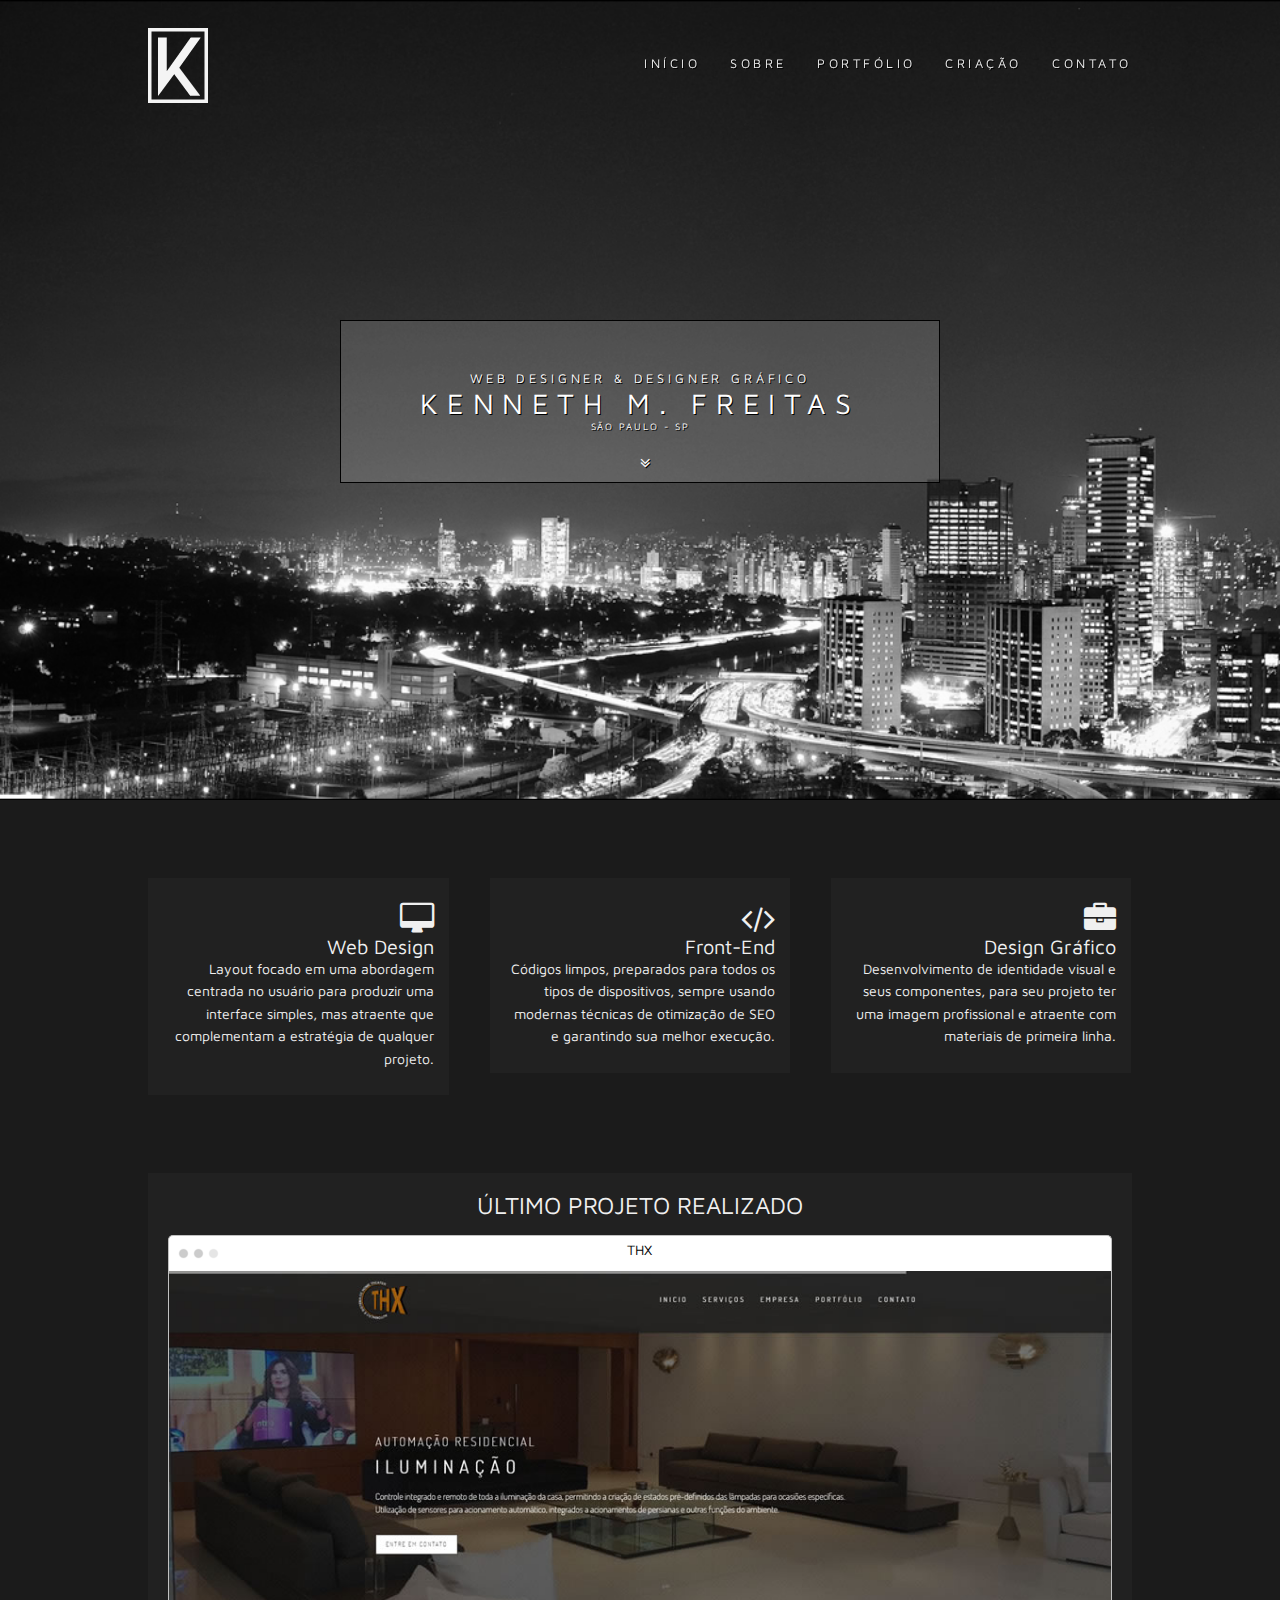
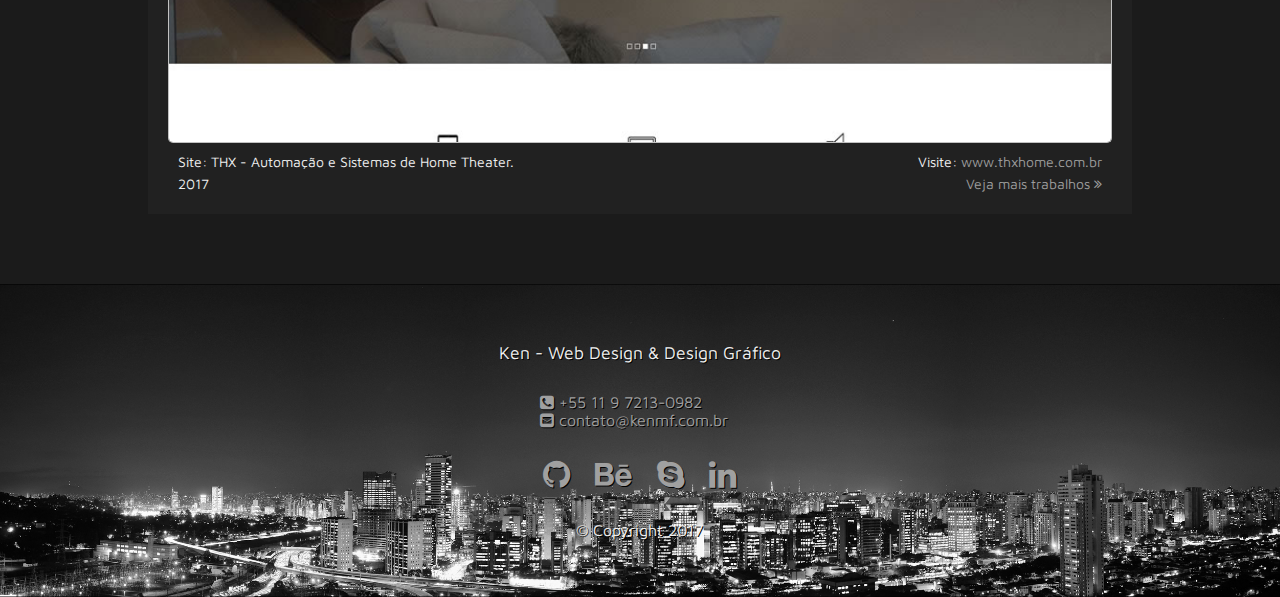
<file: index.html>
﻿<!DOCTYPE html>
<html lang="pt-br">

<head>

    <meta charset="utf-8">
    <meta http-equiv="X-UA-Compatible" content="IE=edge">
    <meta name="viewport" content="width=device-width, initial-scale=1">
    <meta http-equiv="content-language" content="pt-br">
    <meta name="robots" content="index, follow">
    
    <meta name="author" content="Kenneth Motta Freitas">
    <meta name="designer" content="Ken Web Desiger e Designer Gráfico - www.Kenmf.com.br">
    
    <meta name="reply-to" content="contato@kenmf.com.br">
    
    <link rel="canonical" href="http://kenmf.com.br/">
    
    <title>Web Designer & Designer Gráfico - São Paulo</title>
    
    <meta name="keywords" content="web design, design gráfico, web designer, designer gráfico, site, loja virtual, logotipo, cartão de visita, portfólio, programação, front-end, back-end, web, marketing, email, identidade visual, criação, UX, UI">
    
	<meta name="description" content="Web Designer e Designer Gráfico Freelancer de São Paulo. Criação de site, loja virtual, logotipo, cartão de visita, etc.">
    
    <!-- Favicon -->
	<link rel="shortcut icon" type="image/x-icon" href="img/favicon.png">
    
    <!-- Font-Awesome -->
    <link rel="stylesheet" href="css/font-awesome.min.css">
    
    <!-- Grid -->
	<link href="css/base.css" media="all" rel="stylesheet" />
	
	<!-- Custom -->
	<link href="css/style.css" media="all" rel="stylesheet" />
	
</head>

<body>

<div class="topo"><a href="#topo" title="Voltar para o topo" class="top scrollSuave"><i class="fa fa-2x fa-angle-double-up" aria-hidden="true"></i></a></div>

<div class="bg"><!-- background -->

	<!-- =============== header ================ -->
	<header id="topo">
		<div class="container">
			<div class="row">
				<div class="col-3 col-6-sm">
					<a href="index.html" title="Ken Desenvolvedor Front-end, web designer e desginer gráfico"><img class="logo" src="img/logo.png" title="Ken Web Designer e Designer Gráfico" alt="Logotipo Ken Web Designer e Designer Gráfico"></a>
            	</div><!-- 1 block -->
            
            	<div class="col-9 col-6-sm right">
            		<nav class="menu">
            			<ul class="active">
                    		<li><a href="index.html" title="Página Inicial">Início</a></li>
                    		<li><a href="sobre.html" title="Sobre Mim">Sobre</a></li>
                    		<li><a href="portfolio.html" title="Portfólio">Portfólio</a></li>
                    		<li><a href="criacao.html" title="Criação e Desenvolvimento">Criação</a></li>
                    		<li><a href="contato.html" title="Entre em Contato">Contato</a></li>
                    	</ul>
                    	
                    	<a class="toggle-nav" href="#" title="Menu">&#9776; Menu</a>
					</nav><!-- menu -->

            	</div><!-- 2 block -->
            
			</div><!-- row -->
		</div><!-- container -->
    </header>
    <!-- =============== header ================ -->
    
    
    
    <!-- =============== section ================ --> 
    <section>
    	<div class="box center">
        	<h1>web designer & designer gráfico</h1>
            <h2>Kenneth M. Freitas</h2>
            <h3>São Paulo - SP</h3>
            <a href="#go" title="Acesse o site" class="seta scrollSuave"><i class="fa fa-angle-double-down" aria-hidden="true"></i></a>
        </div><!-- box -->
    </section>
    <!-- =============== section ================ -->
    
</div><!-- background -->  
 
    
    
    
    <!-- =============== article serv ================ -->
    <article id="go" class="serv">
    	<div class="container">
        	<div class="row">
            	<div class="col-4 right">
               		<i class="fa fa-desktop fa-2x" aria-hidden="true"></i>
                	<h2>Web Design</h2>
                    <p><em>Layout</em> focado em uma abordagem centrada no usuário para produzir uma interface simples, mas atraente que complementam a estratégia de qualquer projeto.</p>
                </div><!-- 1 block -->
                
                <div class="col-4 right">
                	<i class="fa fa-code fa-2x" aria-hidden="true"></i>
                	<h2>Front-End</h2>
                    <p>Códigos limpos, preparados para todos os tipos de dispositivos, sempre usando modernas técnicas de <strong>otimização de SEO</strong> e garantindo sua melhor execução.</p>
                </div><!-- 2 block -->
                
                <div class="col-4 right">
                	<i class="fa fa-briefcase fa-2x" aria-hidden="true"></i>
                	<h2>Design Gráfico</h2>
                    <p>Desenvolvimento de <em>identidade visual</em> e seus componentes, para seu projeto ter uma imagem profissional e atraente com materiais de primeira linha.</p>
                </div><!-- 3 block -->
                
            </div><!-- row -->
        </div><!-- container -->  
    
    </article>
    <!-- =============== article serv ================ -->       
        
        
        
    
    <!-- =============== article prev ================ -->        
    <article class="prev">     
    	<div class="container"> 
       		<div class="qouta">
        		<div class="row">
            		<div class="col-12 center">
                		<h2>Último projeto realizado</h2>
                	</div><!-- col -->
            	</div><!-- row -->
            
            	<div class="row">
            		<div class="col-12">
            		
   						<div class="projeto">
   							<div class="barra">
   								<p class="projeto-nome">THX</p>
   							</div>
   		
   							<div class="projeto-item">
   								<img src="img/portfolio/thumbs/thx.jpg" title="THX - Automação e Sistemas de Home Theater." alt="último projeto realizado, site THX">
   							</div>
   		
   							<div class="projeto-descricao">
							<p>Site: THX - Automação e Sistemas de Home Theater.<br>
  			   				   2017</p>
   							</div>
                            <div class="projeto-link">
                            <p>Visite: <a href="" target="_blank" title="Site THX Home">www.thxhome.com.br</a><br>
                            <a href="portfolio.html" title="Conheça meu Portfólio">Veja mais trabalhos <i class="fa fa-angle-double-right" aria-hidden="true"></i></a></p>
   						</div><!-- projeto -->

                	</div><!-- col -->
                
            	</div><!-- row -->
			</div><!-- qouta -->
        </div><!-- container -->
     </article>    
     <!-- =============== article prev ================ --> 
    
    
    
 
 <div class="bg-f"><!-- background -->
   
    <!-- =============== footer ================ -->
    <footer>
    	<div class="container">
        	<div class="row center">
            	<div class="col-12">
            		<h2><a href="index.html" title="Ken Desenvolvedor Front-end, web designer e desginer gráfico">Ken - Web Design & Design Gráfico</a></h2>
                   
                   	<ul class="rod">
                   		<li><a href="tel:+5511972130982" title="Telefone para Contato"><i class="fa fa-phone-square" aria-hidden="true"></i> +55 11 9 7213-0982</a></li>
                   		<li><a href="mailto:contato@kenmf.com.br" title="E-mail para Contato"><i class="fa fa-envelope-square" aria-hidden="true"></i> contato@kenmf.com.br</a></li>
                   	</ul>
                   	
                   	<div class="social">
                   		<ul>
							<li>
								<a href="#" title="Github Ken Web Designer e Designer Gráfico"><i class="fa fa-github fa-2x" aria-hidden="true"></i></a>
							</li>
							<li>
								<a href="#" title="Behance Ken Web Designer e Designer Gráfico"><i class="fa fa-behance fa-2x" aria-hidden="true"></i></a>
							</li>
							<li>
                  				<a href="#" title="Skype Ken Web Designer e Designer Gráfico"><i class="fa fa-skype fa-2x" aria-hidden="true"></i></a>
                  			</li>
                  			<li>
                  				<a href="#" title="Linkedin Ken Web Designer e Designer Gráfico"><i class="fa fa-linkedin fa-2x" aria-hidden="true"></i></a>
                  			</li>
                   		</ul>
                    </div><!-- social -->
                    
                	<span>&copy; Copyright 2017</span>
                </div><!-- col -->
            </div><!-- row -->
        </div><!-- container -->
    </footer>
    <!-- =============== footer ================ -->
    
</div><!-- background -->
    
    
    <!-- javascript -->
    <script src="js/jquery-3.2.1.min.js"></script><!-- jquery -->
    
    <script>
		jQuery(document).ready(function() {
		jQuery('.toggle-nav').click(function(e) {
			jQuery(this).toggleClass('active');
			jQuery('.menu ul').toggleClass('active');

			e.preventDefault();
			});
		});
	</script><!-- menu toggle -->
    
    <script src="js/scrolling-nav.js"></script> <!-- rolamento -->
    
    <script>
		$( window ).scroll(function() {
    		nScrollPosition = $( window ).scrollTop();
    		if(nScrollPosition>=100){
         		$( ".topo" ).css( "display", "block" );
    			}else{
         		$( ".topo" ).css( "display", "none" );
   	 		}
		});
	</script><!-- ir para o topo -->
    
</body>
</html>
</file>
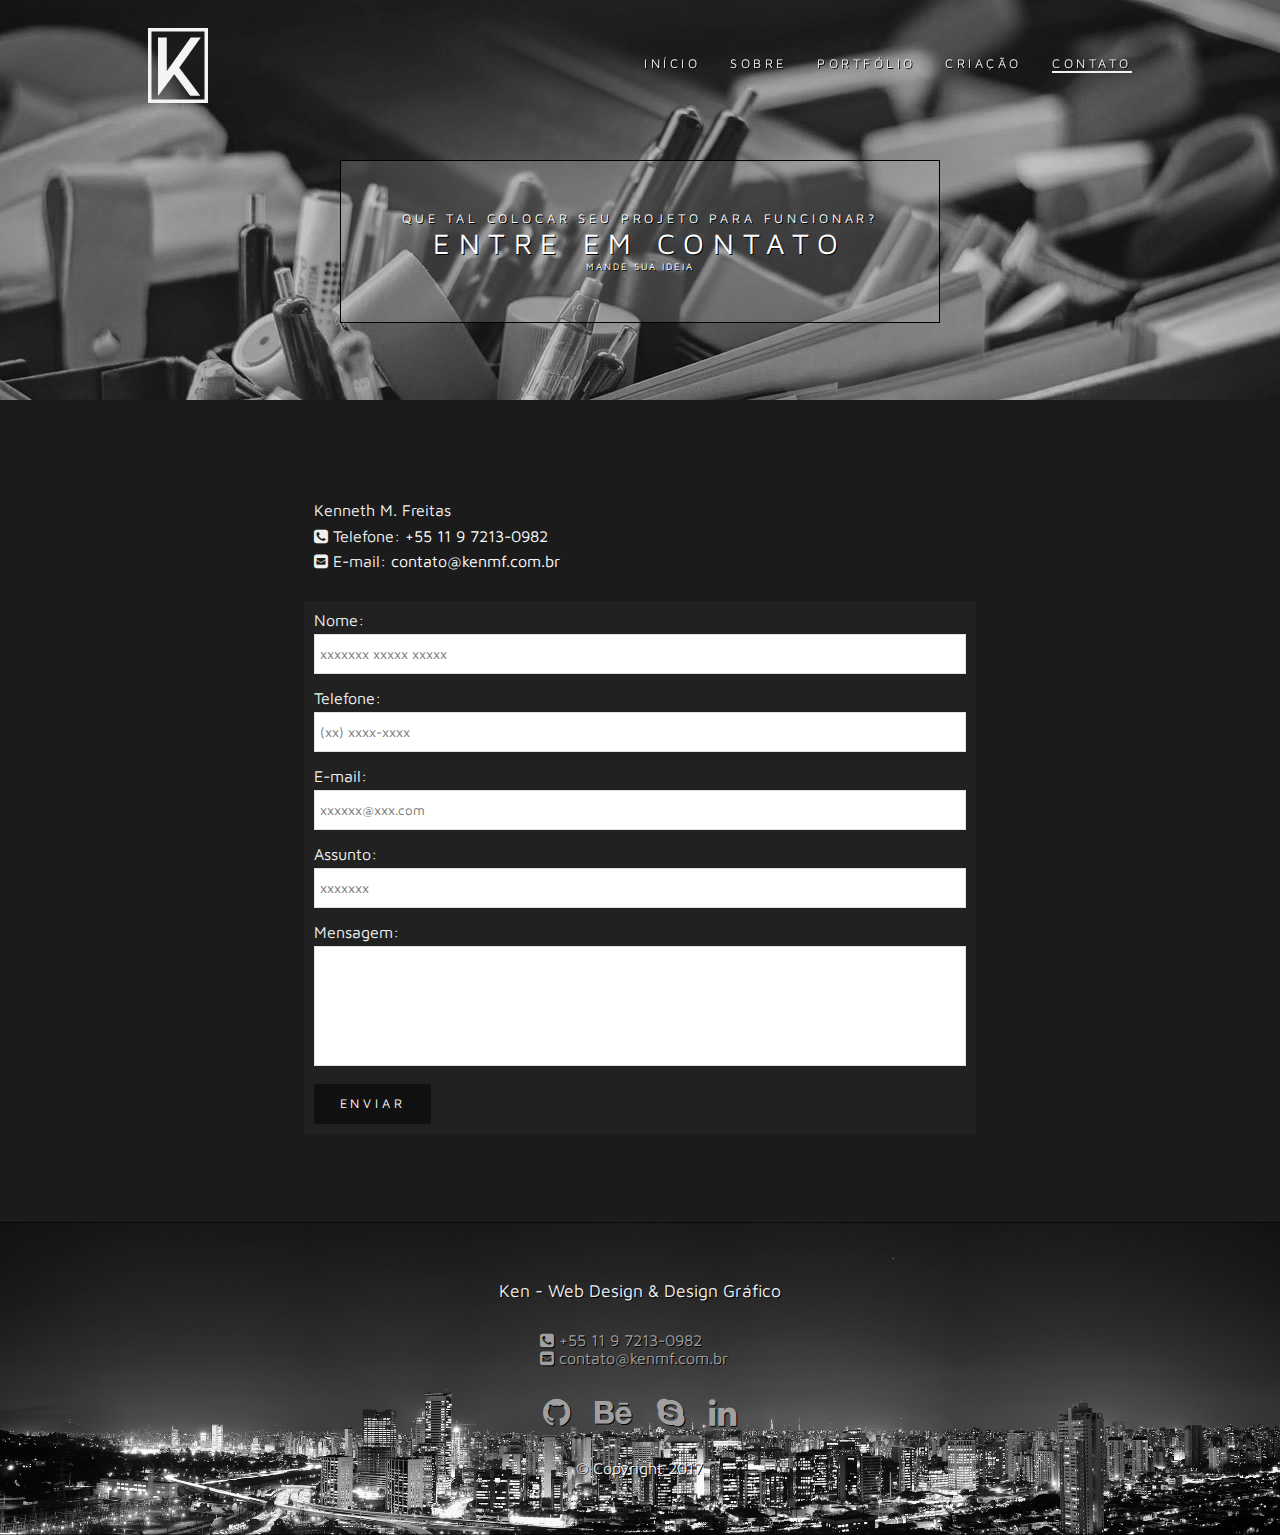
<file: contato.html>
﻿<!DOCTYPE html>
<html lang="pt-br">

<head>

    <meta charset="utf-8">
    <meta http-equiv="X-UA-Compatible" content="IE=edge">
    <meta name="viewport" content="width=device-width, initial-scale=1">
    <meta http-equiv="content-language" content="pt-br">
    <meta name="robots" content="index, follow">
    
    <meta name="author" content="Kenneth Motta Freitas">
    <meta name="designer" content="Ken Web Desiger e Designer Gráfico - www.Kenmf.com.br">
    
    <meta name="reply-to" content="contato@kenmf.com.br">
    
    <link rel="canonical" href="http://kenmf.com.br/">
    
    <title>Web Designer & Designer Gráfico - São Paulo</title>
    
    <meta name="keywords" content="web design, design gráfico, web designer, designer gráfico, site, loja virtual, logotipo, cartão de visita, portfólio, programação, front-end, back-end, web, marketing, email, identidade visual, criação, UX, UI">
    
	<meta name="description" content="Web Designer e Designer Gráfico Freelancer de São Paulo. Criação de site, loja virtual, logotipo, cartão de visita, etc.">
    
    <!-- Favicon -->
	<link rel="shortcut icon" type="image/x-icon" href="img/favicon.png">
    
    <!-- Font-Awesome -->
    <link rel="stylesheet" href="css/font-awesome.min.css">
    
    <!-- Grid -->
	<link href="css/base.css" media="all" rel="stylesheet" />
	
	<!-- Custom -->
	<link href="css/style.css" media="all" rel="stylesheet" />

</head>

<body>

<div class="topo"><a href="#topo" title="Voltar para o topo" class="top scrollSuave"><i class="fa fa-2x fa-angle-double-up" aria-hidden="true"></i></a></div>

<div class="bg-contato"><!-- background -->

	<!-- =============== header ================ -->
	<header id="topo">
		<div class="container">
			<div class="row">
				<div class="col-3 col-6-sm">
					<a href="index.html" title="Ken Desenvolvedor Front-end, web designer e desginer gráfico"><img class="logo" src="img/logo.png" title="Ken Web Designer e Designer Gráfico" alt="Logotipo Ken Web Designer e Designer Gráfico"></a>
            	</div><!-- 1 block -->
            
            	<div class="col-9 col-6-sm right">
            		<nav class="menu">
            			<ul class="active">
                    		<li><a href="index.html" title="Página Inicial">Início</a></li>
                    		<li><a href="sobre.html" title="Sobre Mim">Sobre</a></li>
                    		<li><a href="portfolio.html" title="Portfólio">Portfólio</a></li>
                    		<li><a href="criacao.html" title="Criação e Desenvolvimento">Criação</a></li>
                    		<li><a href="contato.html" class="ativado" title="Entre em Contato">Contato</a></li>
                    	</ul>
                    	
                    	<a class="toggle-nav" href="#" title="">&#9776; Menu</a>
					</nav><!-- menu -->

            	</div><!-- 2 block -->
            
			</div><!-- row -->
		</div><!-- container -->
    </header>
    <!-- =============== header ================ -->
    
    
    
    <!-- =============== section ================ --> 
    <section>
    	<div class="box center">
        	<h1>Que tal colocar seu projeto para funcionar?</h1>
            <h2>Entre em contato</h2>
            <h3>Mande sua ideia</h3>
        </div><!-- box -->
    </section>
    <!-- =============== section ================ -->
    
</div><!-- background -->  
        
        
        
    
    <!-- =============== text ================ -->        
    <article class="text">     
    	<div class="container">             
       		<div class="contato"> 
            	<div class="row">
            		<div class="col-12 infos">
                		<p>Kenneth M. Freitas <br>
                        	<i class="fa fa-phone-square" aria-hidden="true"></i> Telefone: <a href="tel:+5511972130982" title="Telefone para Contato"> +55 11 9 7213-0982</a><br>
                   			<i class="fa fa-envelope-square" aria-hidden="true"></i> E-mail: <a href="mailto:contato@kenmf.com.br" title="E-mail para Contato"> contato@kenmf.com.br</a></p>
               		</div><!-- col -->
           		</div><!-- row -->
                       
            	<div class="row">
            		<div class="col-12 formulario">
            			<div id="form">       
							<form id="contact-form" method="post" action="form.php" name="dados">
								<div class="form-group">
			    					<label>Nome:</label>
				   					<input type="text" id="nome" name="nome" placeholder="xxxxxxx xxxxx xxxxx" required>
								</div>
								<div class="form-group">
			    					<label>Telefone:</label>
				    				<input type="number" id="telefone" name="telefone" placeholder="(xx) xxxx-xxxx" required>
								</div>
								<div class="form-group">
									<label>E-mail:</label>
									<input type="email" id="email" name="email" placeholder="xxxxxx@xxx.com" required>
								</div>
								<div class="form-group">
			    					<label>Assunto:</label>
				    				<input type="text" id="assunto" name="assunto" placeholder="xxxxxxx" required>
								</div>
								<div class="form-group">
									<label>Mensagem:</label>
									<textarea id="textodamensagem" name="textodamensagem" required></textarea>
								</div>
								<div class="form-group">
									<input type="submit" id="submit" name="submit" value="Enviar">
								</div>
							</form>
         				</div><!-- from -->
                	</div><!-- block -->
                	                
            	</div><!-- row -->
			</div><!-- qouta -->
        </div><!-- container -->
     </article>  


    
    
 
 <div class="bg-f"><!-- background -->
   
    <!-- =============== footer ================ -->
    <footer>
    	<div class="container">
        	<div class="row center">
            	<div class="col-12">
            		<h2><a href="index.html" title="Ken Desenvolvedor Front-end, web designer e desginer gráfico">Ken - Web Design & Design Gráfico</a></h2>
                   
                   	<ul class="rod">
                   		<li><a href="tel:+5511972130982" title="Telefone para Contato"><i class="fa fa-phone-square" aria-hidden="true"></i> +55 11 9 7213-0982</a></li>
                   		<li><a href="mailto:contato@kenmf.com.br" title="E-mail para Contato"><i class="fa fa-envelope-square" aria-hidden="true"></i> contato@kenmf.com.br</a></li>
                   	</ul>
                   	
                   	<div class="social">
                   		<ul>
							<li>
								<a href="#" title="Github Ken Web Designer e Designer Gráfico"><i class="fa fa-github fa-2x" aria-hidden="true"></i></a>
							</li>
							<li>
								<a href="#" title="Behance Ken Web Designer e Designer Gráfico"><i class="fa fa-behance fa-2x" aria-hidden="true"></i></a>
							</li>
							<li>
                  				<a href="#" title="Skype Ken Web Designer e Designer Gráfico"><i class="fa fa-skype fa-2x" aria-hidden="true"></i></a>
                  			</li>
                  			<li>
                  				<a href="#" title="Linkedin Ken Web Designer e Designer Gráfico"><i class="fa fa-linkedin fa-2x" aria-hidden="true"></i></a>
                  			</li>
                   		</ul>
                    </div><!-- social -->
                    
                	<span>&copy; Copyright 2017</span>
                </div><!-- col -->
            </div><!-- row -->
        </div><!-- container -->
    </footer>
    <!-- =============== footer ================ -->
    
</div><!-- background -->
    
    
    <!-- javascript -->
    <script src="js/jquery-3.2.1.min.js"></script><!-- jquery -->
        
    <script>
		jQuery(document).ready(function() {
		jQuery('.toggle-nav').click(function(e) {
			jQuery(this).toggleClass('active');
			jQuery('.menu ul').toggleClass('active');

			e.preventDefault();
			});
		});
	</script><!-- menu toggle -->
    
    <script src="js/scrolling-nav.js"></script> <!-- rolamento -->
    
    <script>
		$( window ).scroll(function() {
    		nScrollPosition = $( window ).scrollTop();
    		if(nScrollPosition>=100){
         		$( ".topo" ).css( "display", "block" );
    			}else{
         		$( ".topo" ).css( "display", "none" );
   	 		}
		});
	</script><!-- ir para o topo -->
   
    
</body>
</html>
</file>
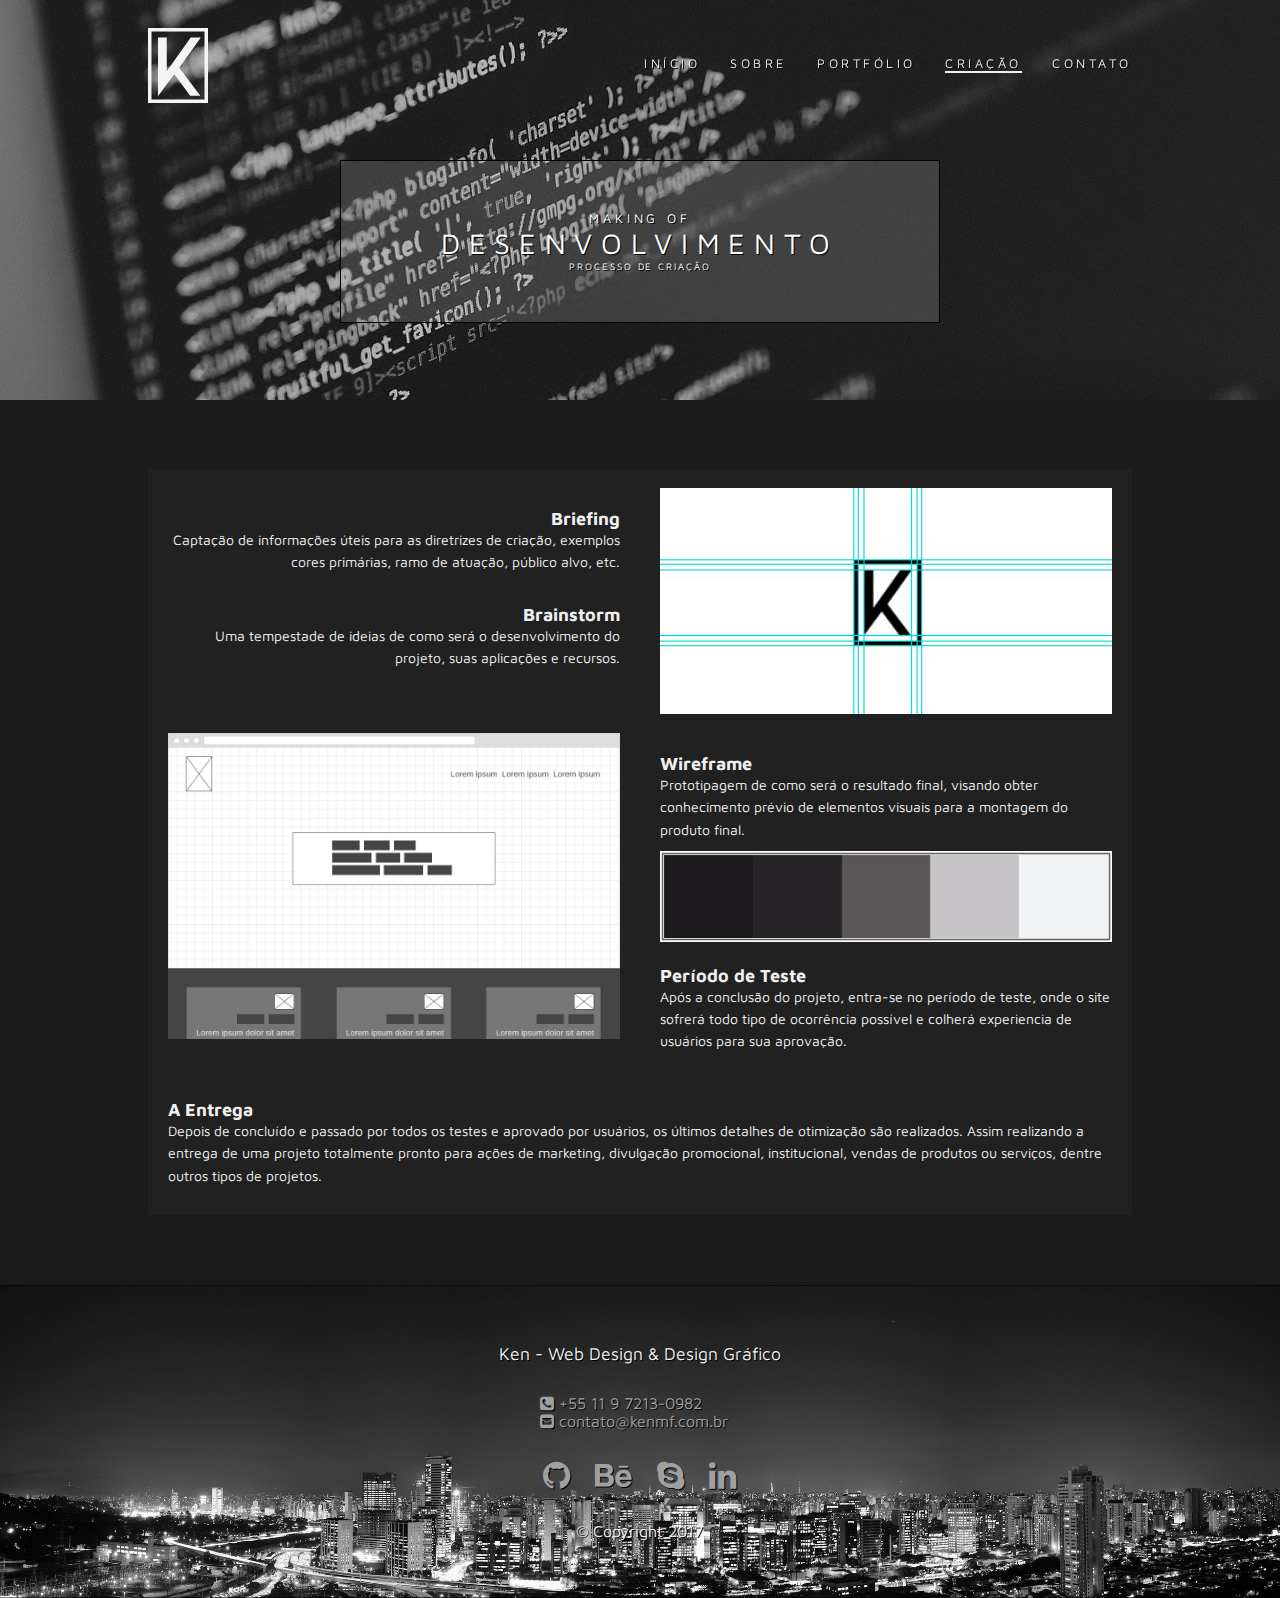
<file: criacao.html>
﻿<!DOCTYPE html>
<html lang="pt-br">

<head>

    <meta charset="utf-8">
    <meta http-equiv="X-UA-Compatible" content="IE=edge">
    <meta name="viewport" content="width=device-width, initial-scale=1">
    <meta http-equiv="content-language" content="pt-br">
    <meta name="robots" content="index, follow">
    
    <meta name="author" content="Kenneth Motta Freitas">
    <meta name="designer" content="Ken Web Desiger e Designer Gráfico - www.Kenmf.com.br">
    
    <meta name="reply-to" content="contato@kenmf.com.br">
    
    <link rel="canonical" href="http://kenmf.com.br/">
    
    <title>Web Designer & Designer Gráfico - São Paulo</title>
    
    <meta name="keywords" content="web design, design gráfico, web designer, designer gráfico, site, loja virtual, logotipo, cartão de visita, portfólio, programação, front-end, back-end, web, marketing, email, identidade visual, criação, UX, UI">
    
	<meta name="description" content="Web Designer e Designer Gráfico Freelancer de São Paulo. Criação de site, loja virtual, logotipo, cartão de visita, etc.">
    
    <!-- Favicon -->
	<link rel="shortcut icon" type="image/x-icon" href="img/favicon.png">
    
    <!-- Font-Awesome -->
    <link rel="stylesheet" href="css/font-awesome.min.css">
    
    <!-- Grid -->
	<link href="css/base.css" media="all" rel="stylesheet" />
	
	<!-- Custom -->
	<link href="css/style.css" media="all" rel="stylesheet" />

</head>

<body>

<div class="topo"><a href="#topo" title="Voltar para o topo" class="top scrollSuave"><i class="fa fa-2x fa-angle-double-up" aria-hidden="true"></i></a></div>

<div class="bg-criacao"><!-- background -->

	<!-- =============== header ================ -->
	<header id="topo">
		<div class="container">
			<div class="row">
				<div class="col-3 col-6-sm">
					<a href="index.html" title="Ken Desenvolvedor Front-end, web designer e desginer gráfico"><img class="logo" src="img/logo.png" title="Ken Web Designer e Designer Gráfico" alt="Logotipo Ken Web Designer e Designer Gráfico"></a>
            	</div><!-- 1 block -->
            
            	<div class="col-9 col-6-sm right">
            		<nav class="menu">
            			<ul class="active">
                    		<li><a href="index.html" title="Página Inicial">Início</a></li>
                    		<li><a href="sobre.html" title="Sobre Mim">Sobre</a></li>
                    		<li><a href="portfolio.html" title="Portfólio">Portfólio</a></li>
                    		<li><a href="criacao.html" class="ativado" title="Criação e Desenvolvimento">Criação</a></li>
                    		<li><a href="contato.html" title="Entre em Contato">Contato</a></li>
                    	</ul>
                    	
                    	<a class="toggle-nav" href="#" title="">&#9776; Menu</a>
					</nav><!-- menu -->

            	</div><!-- 2 block -->
            
			</div><!-- row -->
		</div><!-- container -->
    </header>
    <!-- =============== header ================ -->
    
    
    
    <!-- =============== section ================ --> 
    <section>
    	<div class="box center">
        	<h1>Making of</h1>
            <h2>Desenvolvimento</h2>
            <h3>Processo de Criação</h3>
        </div><!-- box -->
    </section>
    <!-- =============== section ================ -->
    
</div><!-- background -->  
        
        
        
    
    <!-- =============== text ================ -->        
    <article class="text">     
    	<div class="container"> 
       		<div class="qouta making">            
            	<div class="row">
            		<div class="col-6 right">
						<h4>Briefing</h4>
                        <p>Captação de informações úteis para as diretrizes de criação, exemplos cores primárias, ramo de atuação, público alvo, etc.</p>
                        <h4>Brainstorm</h4>
                        <p>Uma tempestade de ideias de como será o desenvolvimento do projeto, suas aplicações e recursos.</p>
                	</div><!-- col 1 -->
               	                
               	    <div class="col-6">
						<img src="img/criacao/desenvolvimento-logo.jpg" alt="imagem demonstrando o desenvolvimento de um logotipo" title="Desenvolvimento de um logotipo">
                	</div><!-- col 2 -->
                	                
            	</div><!-- row -->
            	
            	<div class="row">
            		<div class="col-6 right">
						<img src="img/criacao/wireframe-site.jpg" alt="imagem demonstrando um wireframe de um site" title="Wireframe de um site">
                	</div><!-- col 1 -->
               	                
               	    <div class="col-6">
						<h4>Wireframe</h4>
                        <p>Prototipagem de como será o resultado final, visando obter conhecimento prévio de elementos visuais para a montagem do produto final.</p>
                        
                        <img src="img/criacao/paleta-cores.jpg" alt="imagem demonstrando uma paleta de cores profissional" title="Paleta de cores">
                        
                        <h4>Período de Teste</h4>
                        <p>Após a conclusão do projeto, entra-se no período de teste, onde o site sofrerá todo tipo de ocorrência possível e colherá experiencia de usuários para sua aprovação.</p>
                        
                	</div><!-- col 2 -->
                	                
            	</div><!-- row -->
                
                <div class="row">
                	<div class="col-12">
                    	<h4>A Entrega</h4>
                        <p>Depois de concluído e passado por todos os testes e aprovado por usuários, os últimos detalhes de otimização são realizados. Assim realizando a entrega de uma projeto totalmente pronto para ações de marketing, divulgação promocional, institucional, vendas de produtos ou serviços, dentre outros tipos de projetos.</p>
                    
                    </div><!-- col 12 -->	                
            	</div><!-- row -->
            	
			</div><!-- qouta -->
        </div><!-- container -->
     </article>  


    
    
 
 <div class="bg-f"><!-- background -->
   
    <!-- =============== footer ================ -->
    <footer>
    	<div class="container">
        	<div class="row center">
            	<div class="col-12">
            		<h2><a href="index.html" title="Ken Desenvolvedor Front-end, web designer e desginer gráfico">Ken - Web Design & Design Gráfico</a></h2>
                   
                   	<ul class="rod">
                   		<li><a href="tel:+5511972130982" title="Telefone para Contato"><i class="fa fa-phone-square" aria-hidden="true"></i> +55 11 9 7213-0982</a></li>
                   		<li><a href="mailto:contato@kenmf.com.br" title="E-mail para Contato"><i class="fa fa-envelope-square" aria-hidden="true"></i> contato@kenmf.com.br</a></li>
                   	</ul>
                   	
                   	<div class="social">
                   		<ul>
							<li>
								<a href="#" title="Github Ken Web Designer e Designer Gráfico"><i class="fa fa-github fa-2x" aria-hidden="true"></i></a>
							</li>
							<li>
								<a href="#" title="Behance Ken Web Designer e Designer Gráfico"><i class="fa fa-behance fa-2x" aria-hidden="true"></i></a>
							</li>
							<li>
                  				<a href="#" title="Skype Ken Web Designer e Designer Gráfico"><i class="fa fa-skype fa-2x" aria-hidden="true"></i></a>
                  			</li>
                  			<li>
                  				<a href="#" title="Linkedin Ken Web Designer e Designer Gráfico"><i class="fa fa-linkedin fa-2x" aria-hidden="true"></i></a>
                  			</li>
                   		</ul>
                    </div><!-- social -->
                    
                	<span>&copy; Copyright 2017</span>
                </div><!-- col -->
            </div><!-- row -->
        </div><!-- container -->
    </footer>
    <!-- =============== footer ================ -->
    
</div><!-- background -->
    
    
    <!-- javascript -->
    <script src="js/jquery-3.2.1.min.js"></script><!-- jquery -->
        
    <script>
		jQuery(document).ready(function() {
		jQuery('.toggle-nav').click(function(e) {
			jQuery(this).toggleClass('active');
			jQuery('.menu ul').toggleClass('active');

			e.preventDefault();
			});
		});
	</script><!-- menu toggle -->
    
    <script src="js/scrolling-nav.js"></script> <!-- rolamento -->
    
    <script>
		$( window ).scroll(function() {
    		nScrollPosition = $( window ).scrollTop();
    		if(nScrollPosition>=100){
         		$( ".topo" ).css( "display", "block" );
    			}else{
         		$( ".topo" ).css( "display", "none" );
   	 		}
		});
	</script><!-- ir para o topo -->
   
    
</body>
</html>
</file>
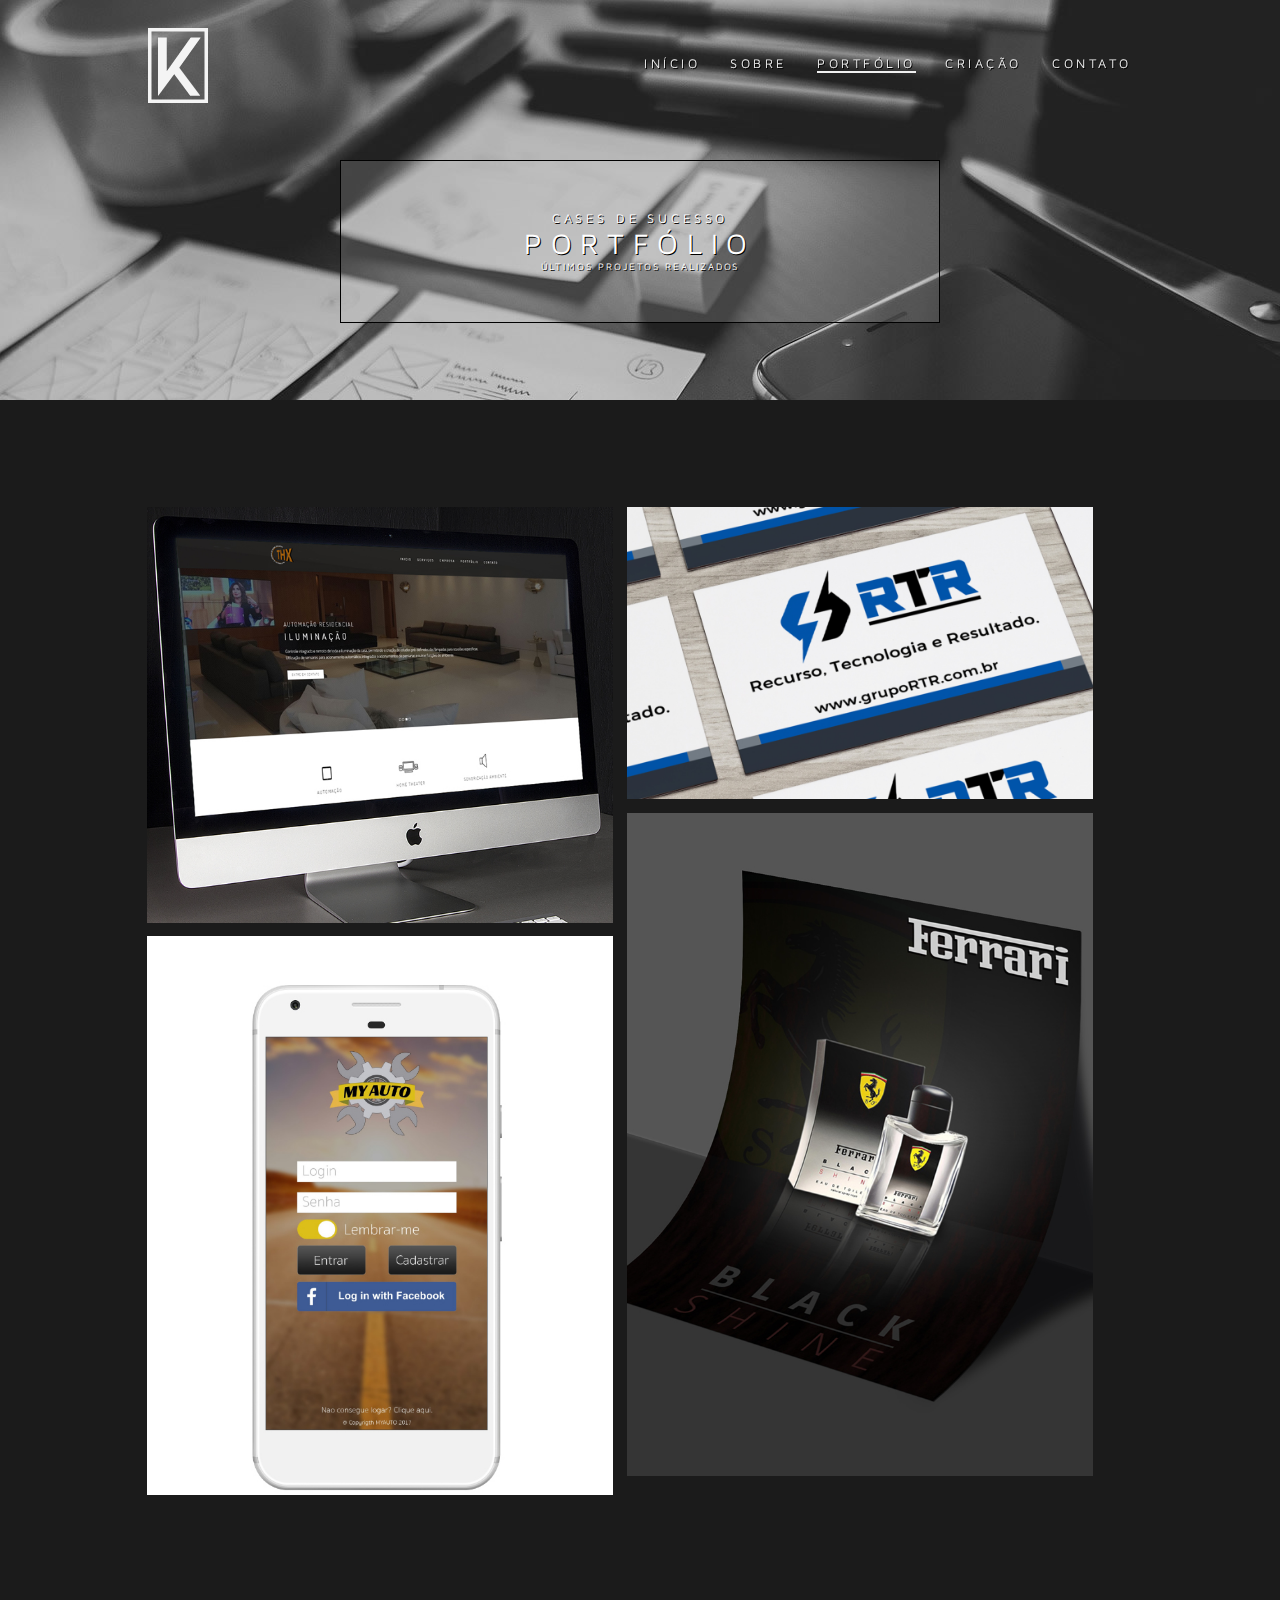
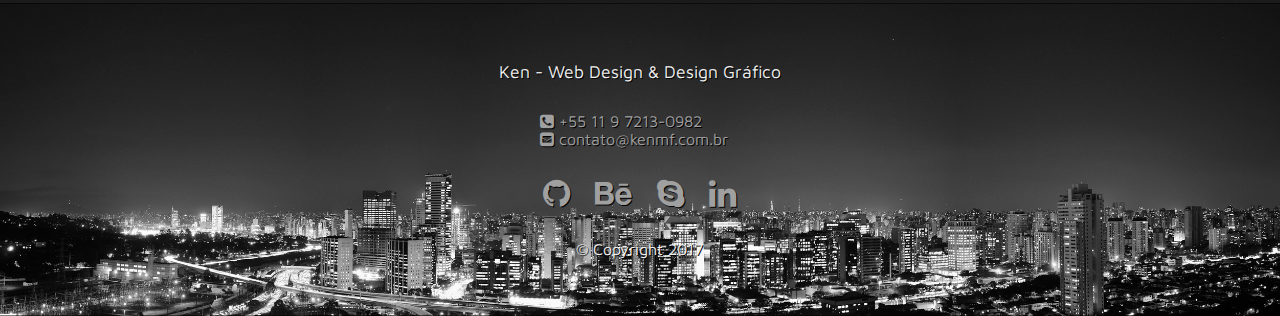
<file: portfolio.html>
﻿<!DOCTYPE html>
<html lang="pt-br">

<head>

    <meta charset="utf-8">
    <meta http-equiv="X-UA-Compatible" content="IE=edge">
    <meta name="viewport" content="width=device-width, initial-scale=1">
    <meta http-equiv="content-language" content="pt-br">
    <meta name="robots" content="index, follow">
    
    <meta name="author" content="Kenneth Motta Freitas">
    <meta name="designer" content="Ken Web Desiger e Designer Gráfico - www.Kenmf.com.br">
    
    <meta name="reply-to" content="contato@kenmf.com.br">
    
    <link rel="canonical" href="http://kenmf.com.br/">
    
    <title>Web Designer & Designer Gráfico - São Paulo</title>
    
    <meta name="keywords" content="web design, design gráfico, web designer, designer gráfico, site, loja virtual, logotipo, cartão de visita, portfólio, programação, front-end, back-end, web, marketing, email, identidade visual, criação, UX, UI">
    
	<meta name="description" content="Web Designer e Designer Gráfico Freelancer de São Paulo. Criação de site, loja virtual, logotipo, cartão de visita, etc.">
    
    <!-- Favicon -->
	<link rel="shortcut icon" type="image/x-icon" href="img/favicon.png">
    
    <!-- Font-Awesome -->
    <link rel="stylesheet" href="css/font-awesome.min.css">
    
    <!-- Grid -->
	<link href="css/base.css" media="all" rel="stylesheet" />
	
	<!-- Custom -->
	<link href="css/style.css" media="all" rel="stylesheet" />

</head>

<body>

<div class="topo"><a href="#topo" title="Voltar para o topo" class="top scrollSuave"><i class="fa fa-2x fa-angle-double-up" aria-hidden="true"></i></a></div>

<div class="bg-portfolio"><!-- background -->

	<!-- =============== header ================ -->
	<header id="topo">
		<div class="container">
			<div class="row">
				<div class="col-3 col-6-sm">
					<a href="index.html" title="Ken Desenvolvedor Front-end, web designer e desginer gráfico"><img class="logo" src="img/logo.png" title="Ken Web Designer e Designer Gráfico" alt="Logotipo Ken Web Designer e Designer Gráfico"></a>
            	</div><!-- 1 block -->
            
            	<div class="col-9 col-6-sm right">
            		<nav class="menu">
            			<ul class="active">
                    		<li><a href="index.html" title="Página Inicial">Início</a></li>
                    		<li><a href="sobre.html" title="Sobre Mim">Sobre</a></li>
                    		<li><a href="portfolio.html" class="ativado" title="Portfólio">Portfólio</a></li>
                    		<li><a href="criacao.html" title="Criação e Desenvolvimento">Criação</a></li>
                    		<li><a href="contato.html" title="Entre em Contato">Contato</a></li>
                    	</ul>
                    	
                    	<a class="toggle-nav" href="#" title="">&#9776; Menu</a>
					</nav><!-- menu -->

            	</div><!-- 2 block -->
            
			</div><!-- row -->
		</div><!-- container -->
    </header>
    <!-- =============== header ================ -->
    
    
    
    <!-- =============== section ================ --> 
    <section>
    	<div class="box center">
        	<h1>Cases de sucesso</h1>
            <h2>Portfólio</h2>
            <h3>Últimos projetos realizados</h3>
        </div><!-- box -->
    </section>
    <!-- =============== section ================ -->
    
</div><!-- background -->  
        
        
        
    
    <!-- =============== text ================ -->        
    <article class="text">     
        <ul class="grid effect-4" id="grid">              
				<li><img src="img/portfolio/thumbs/site-thx.jpg" alt="portfolio, site thx" title="Site THX"></li>
				<li><img src="img/portfolio/thumbs/cartao-grupo-rtr.jpg" alt="portfolio, cartão de visita grupo rtr" title="Cartão de Visita Grupo RTR"></li>
				<li><img src="img/portfolio/thumbs/poster-ferrari.jpg" alt="portfolio, poster ferrari black shine" title="Poster Ferrari Black Shine"></li>
				<li><img src="img/portfolio/thumbs/app-myauto.jpg" alt="portfolio, aplicativo my auto" title="Aplicativo My Auto"></li>
			</ul>
     </article>  


    
    
 
 <div class="bg-f"><!-- background -->
   
    <!-- =============== footer ================ -->
    <footer>
    	<div class="container">
        	<div class="row center">
            	<div class="col-12">
            		<h2><a href="index.html" title="Ken Desenvolvedor Front-end, web designer e desginer gráfico">Ken - Web Design & Design Gráfico</a></h2>
                   
                   	<ul class="rod">
                   		<li><a href="tel:+5511972130982" title="Telefone para Contato"><i class="fa fa-phone-square" aria-hidden="true"></i> +55 11 9 7213-0982</a></li>
                   		<li><a href="mailto:contato@kenmf.com.br" title="E-mail para Contato"><i class="fa fa-envelope-square" aria-hidden="true"></i> contato@kenmf.com.br</a></li>
                   	</ul>
                   	
                   	<div class="social">
                   		<ul>
							<li>
								<a href="#" title="Github Ken Web Designer e Designer Gráfico"><i class="fa fa-github fa-2x" aria-hidden="true"></i></a>
							</li>
							<li>
								<a href="#" title="Behance Ken Web Designer e Designer Gráfico"><i class="fa fa-behance fa-2x" aria-hidden="true"></i></a>
							</li>
							<li>
                  				<a href="#" title="Skype Ken Web Designer e Designer Gráfico"><i class="fa fa-skype fa-2x" aria-hidden="true"></i></a>
                  			</li>
                  			<li>
                  				<a href="#" title="Linkedin Ken Web Designer e Designer Gráfico"><i class="fa fa-linkedin fa-2x" aria-hidden="true"></i></a>
                  			</li>
                   		</ul>
                    </div><!-- social -->
                    
                	<span>&copy; Copyright 2017</span>
                </div><!-- col -->
            </div><!-- row -->
        </div><!-- container -->
    </footer>
    <!-- =============== footer ================ -->
    
</div><!-- background -->
    
    
    <!-- javascript -->
    <script src="js/jquery-3.2.1.min.js"></script><!-- jquery -->
        
    <script>
		jQuery(document).ready(function() {
		jQuery('.toggle-nav').click(function(e) {
			jQuery(this).toggleClass('active');
			jQuery('.menu ul').toggleClass('active');

			e.preventDefault();
			});
		});
	</script><!-- menu toggle -->
    
    <!-- efeitos portfolio -->
		<script src="js/masonry.pkgd.min.js"></script>
		<script src="js/imagesloaded.js"></script>
		<script src="js/classie.js"></script>
		<script src="js/AnimOnScroll.js"></script>
		<script>
			new AnimOnScroll( document.getElementById( 'grid' ), {
				minDuration : 0.4,
				maxDuration : 0.7,
				viewportFactor : 0.2
			} );
		</script>
        
        <script src="js/scrolling-nav.js"></script> <!-- rolamento -->
    
    <script>
		$( window ).scroll(function() {
    		nScrollPosition = $( window ).scrollTop();
    		if(nScrollPosition>=100){
         		$( ".topo" ).css( "display", "block" );
    			}else{
         		$( ".topo" ).css( "display", "none" );
   	 		}
		});
	</script><!-- ir para o topo -->
  
   
    
</body>
</html>
</file>
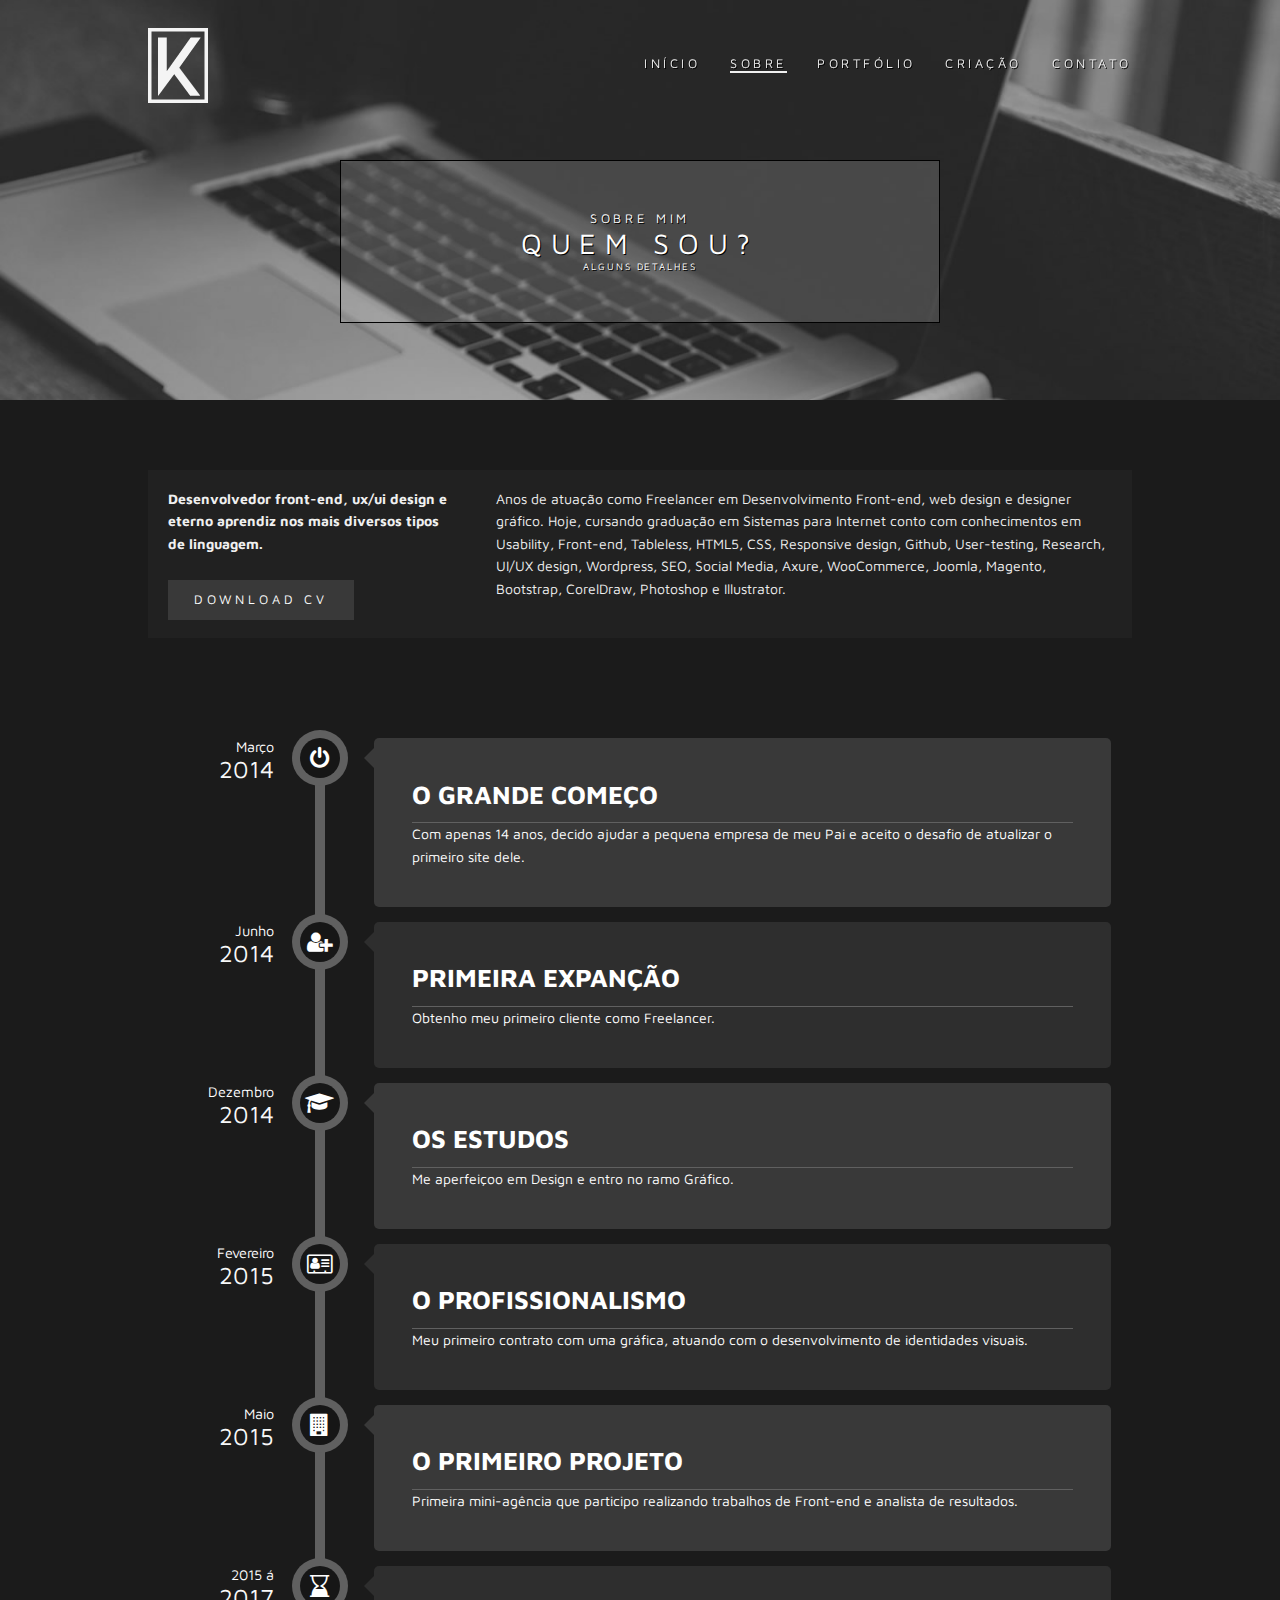
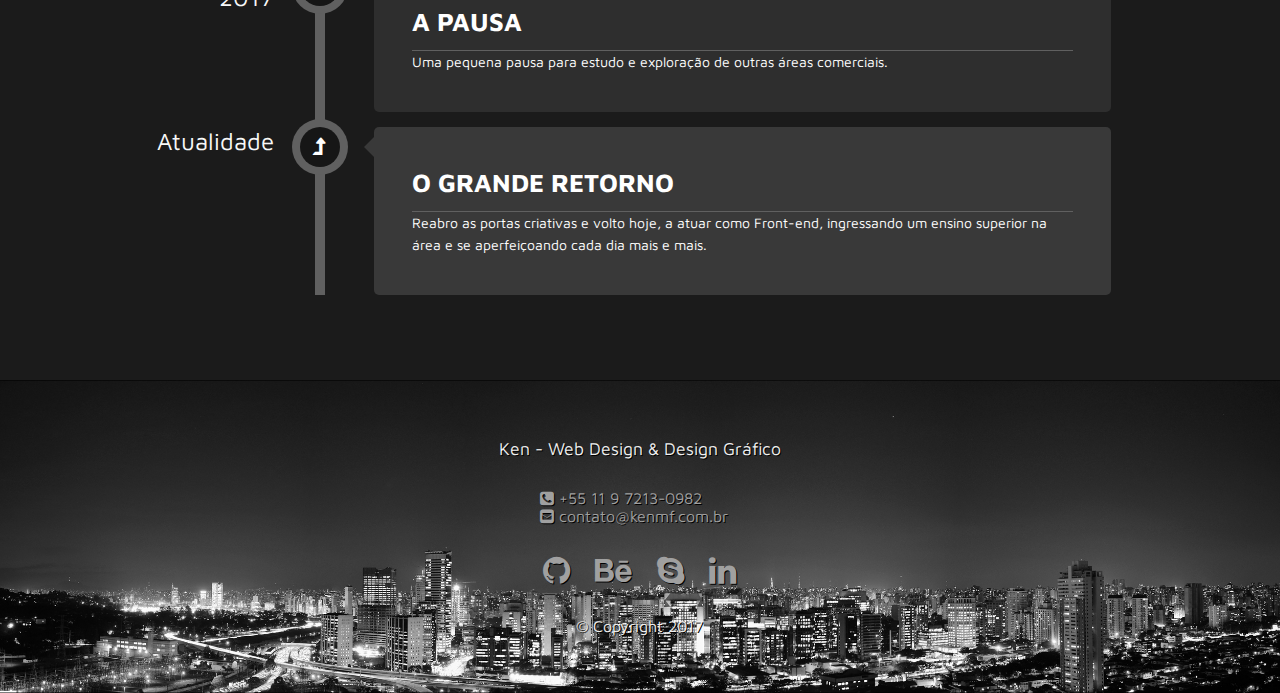
<file: sobre.html>
﻿<!DOCTYPE html>
<html lang="pt-br">

<head>

    <meta charset="utf-8">
    <meta http-equiv="X-UA-Compatible" content="IE=edge">
    <meta name="viewport" content="width=device-width, initial-scale=1">
    <meta http-equiv="content-language" content="pt-br">
    <meta name="robots" content="index, follow">
    
    <meta name="author" content="Kenneth Motta Freitas">
    <meta name="designer" content="Ken Web Desiger e Designer Gráfico - www.Kenmf.com.br">
    
    <meta name="reply-to" content="contato@kenmf.com.br">
    
    <link rel="canonical" href="http://kenmf.com.br/">
    
    <title>Web Designer & Designer Gráfico - São Paulo</title>
    
    <meta name="keywords" content="web design, design gráfico, web designer, designer gráfico, site, loja virtual, logotipo, cartão de visita, portfólio, programação, front-end, back-end, web, marketing, email, identidade visual, criação, UX, UI">
    
	<meta name="description" content="Web Designer e Designer Gráfico Freelancer de São Paulo. Criação de site, loja virtual, logotipo, cartão de visita, etc.">
    
    <!-- Favicon -->
	<link rel="shortcut icon" type="image/x-icon" href="img/favicon.png">
    
    <!-- Font-Awesome -->
    <link rel="stylesheet" href="css/font-awesome.min.css">
    
    <!-- Grid -->
	<link href="css/base.css" media="all" rel="stylesheet" />
	
	<!-- Custom -->
	<link href="css/style.css" media="all" rel="stylesheet" />

</head>

<body>

<div class="topo"><a href="#topo" title="Voltar para o topo" class="top scrollSuave"><i class="fa fa-2x fa-angle-double-up" aria-hidden="true"></i></a></div>

<div class="bg-sobre"><!-- background -->

	<!-- =============== header ================ -->
	<header id="topo">
		<div class="container">
			<div class="row">
				<div class="col-3 col-6-sm">
					<a href="index.html" title="Ken Desenvolvedor Front-end, web designer e desginer gráfico"><img class="logo" src="img/logo.png" title="Ken Web Designer e Designer Gráfico" alt="Logotipo Ken Web Designer e Designer Gráfico"></a>
            	</div><!-- 1 block -->
            
            	<div class="col-9 col-6-sm right">
            		<nav class="menu">
            			<ul class="active">
                    		<li><a href="index.html" title="Página Inicial">Início</a></li>
                    		<li><a href="sobre.html" class="ativado" title="Sobre Mim">Sobre</a></li>
                    		<li><a href="portfolio.html" title="Portfólio">Portfólio</a></li>
                    		<li><a href="criacao.html" title="Criação e Desenvolvimento">Criação</a></li>
                    		<li><a href="contato.html" title="Entre em Contato">Contato</a></li>
                    	</ul>
                    	
                    	<a class="toggle-nav" href="#" title="">&#9776; Menu</a>
					</nav><!-- menu -->

            	</div><!-- 2 block -->
            
			</div><!-- row -->
		</div><!-- container -->
    </header>
    <!-- =============== header ================ -->
    
    
    
    <!-- =============== section ================ --> 
    <section>
    	<div class="box center">
        	<h1>Sobre mim</h1>
            <h2>Quem sou?</h2>
            <h3>Alguns detalhes</h3>
        </div><!-- box -->
    </section>
    <!-- =============== section ================ -->
    
</div><!-- background -->  
        
        
        
    
    <!-- =============== text ================ -->        
    <article class="text">     
    	<div class="container"> 
       		<div class="qouta">            
            	<div class="row">
            		<div class="col-4">
            			<p class="font-heavy">Desenvolvedor <strong>front-end</strong>, <strong>ux/ui design</strong> e eterno aprendiz nos mais diversos tipos de linguagem.</p>
               	
               			<a class="botao" href="#">Download CV</a>
                	</div><!-- col 1 -->
                	
                	<div class="col-8">
            			<p>Anos de atuação como Freelancer em Desenvolvimento<strong> Front-end</strong>, <strong>web design</strong> e <strong>designer gráfico</strong>. Hoje, cursando graduação em <em>Sistemas para Internet</em> conto com conhecimentos em <em>Usability</em>, <strong>Front-end</strong>, <em>Tableless</em>, <em>HTML5</em>, <em>CSS</em>, <em>Responsive design</em>, <em>Github</em>, <em>User-testing</em>, <em>Research</em>, <strong>UI/UX design</strong>, <strong>Wordpress</strong>, <strong>SEO</strong>, <em>Social Media</em>, Axure, WooCommerce, Joomla, Magento, <em>Bootstrap</em>, CorelDraw, Photoshop e Illustrator.</p>
                	</div><!-- col 2 -->
                	                
            	</div><!-- row -->
			</div><!-- qouta -->
        </div><!-- container -->
     </article>  
     
     <article class="tempo">
     	<div class="container">
     		<div class="col-12">

 			<div class="main">
				<ul class="cbp_tmtimeline">
					<li>
						<div class="cbp_tmtime"><span>Março</span> <span>2014</span></div>
						<div class="cbp_tmicon cbp_tmicon-1"></div>
						<div class="cbp_tmlabel">
							<h2>O grande começo</h2>
							<p>Com apenas 14 anos, decido ajudar a pequena empresa de meu Pai e aceito o desafio de atualizar o primeiro site dele.</p>
						</div>
					</li>
                    
					<li>
						<div class="cbp_tmtime"><span>Junho</span> <span>2014</span></div>
						<div class="cbp_tmicon cbp_tmicon-2"></div>
						<div class="cbp_tmlabel">
							<h2>Primeira expanção</h2>
							<p>Obtenho meu primeiro cliente como Freelancer.</p>
						</div>
					</li>
                    
                    <li>
						<div class="cbp_tmtime"><span>Dezembro</span> <span>2014</span></div>
						<div class="cbp_tmicon cbp_tmicon-3"></div>
						<div class="cbp_tmlabel">
							<h2>Os estudos</h2>
							<p>Me aperfeiçoo em Design e entro no ramo Gráfico.</p>
						</div>
					</li>
                    
                    <li>
						<div class="cbp_tmtime"><span>Fevereiro</span> <span>2015</span></div>
						<div class="cbp_tmicon cbp_tmicon-4"></div>
						<div class="cbp_tmlabel">
							<h2>O profissionalismo</h2>
							<p>Meu primeiro contrato com uma gráfica, atuando com o desenvolvimento de identidades visuais.</p>
						</div>
					</li>
                    
                    <li>
						<div class="cbp_tmtime"><span>Maio</span> <span>2015</span></div>
						<div class="cbp_tmicon cbp_tmicon-5"></div>
						<div class="cbp_tmlabel">
							<h2>O primeiro projeto</h2>
							<p>Primeira mini-agência que participo realizando trabalhos de Front-end e analista de resultados.</p>
						</div>
					</li>
                    
                    <li>
						<div class="cbp_tmtime"><span>2015 á</span> <span>2017</span></div>
						<div class="cbp_tmicon cbp_tmicon-6"></div>
						<div class="cbp_tmlabel">
							<h2>A pausa</h2>
							<p>Uma pequena pausa para estudo e exploração de outras áreas comerciais.</p>
						</div>
					</li>
                    
                    <li>
						<div class="cbp_tmtime"><span></span> <span>Atualidade</span></div>
						<div class="cbp_tmicon cbp_tmicon-7"></div>
						<div class="cbp_tmlabel">
							<h2>O grande retorno</h2>
							<p>Reabro as portas criativas e volto hoje, a atuar como Front-end, ingressando um ensino superior na área e se aperfeiçoando cada dia mais e mais. </p>
						</div>
					</li>
				</ul>
			</div>
  			
   			</div><!-- col -->
    	</div><!-- container -->
     </article>  
     <!-- =============== text ================ --> 

    
    
 
 <div class="bg-f"><!-- background -->
   
    <!-- =============== footer ================ -->
    <footer>
    	<div class="container">
        	<div class="row center">
            	<div class="col-12">
            		<h2><a href="index.html" title="Ken Desenvolvedor Front-end, web designer e desginer gráfico">Ken - Web Design & Design Gráfico</a></h2>
                   
                   	<ul class="rod">
                   		<li><a href="tel:+5511972130982" title="Telefone para Contato"><i class="fa fa-phone-square" aria-hidden="true"></i> +55 11 9 7213-0982</a></li>
                   		<li><a href="mailto:contato@kenmf.com.br" title="E-mail para Contato"><i class="fa fa-envelope-square" aria-hidden="true"></i> contato@kenmf.com.br</a></li>
                   	</ul>
                   	
                   	<div class="social">
                   		<ul>
							<li>
								<a href="#" title="Github Ken Web Designer e Designer Gráfico"><i class="fa fa-github fa-2x" aria-hidden="true"></i></a>
							</li>
							<li>
								<a href="#" title="Behance Ken Web Designer e Designer Gráfico"><i class="fa fa-behance fa-2x" aria-hidden="true"></i></a>
							</li>
							<li>
                  				<a href="#" title="Skype Ken Web Designer e Designer Gráfico"><i class="fa fa-skype fa-2x" aria-hidden="true"></i></a>
                  			</li>
                  			<li>
                  				<a href="#" title="Linkedin Ken Web Designer e Designer Gráfico"><i class="fa fa-linkedin fa-2x" aria-hidden="true"></i></a>
                  			</li>
                   		</ul>
                    </div><!-- social -->
                    
                	<span>&copy; Copyright 2017</span>
                </div><!-- col -->
            </div><!-- row -->
        </div><!-- container -->
    </footer>
    <!-- =============== footer ================ -->
    
</div><!-- background -->
    
    
    <!-- javascript -->
    <script src="js/jquery-3.2.1.min.js"></script><!-- jquery -->
        
    <script>
		jQuery(document).ready(function() {
		jQuery('.toggle-nav').click(function(e) {
			jQuery(this).toggleClass('active');
			jQuery('.menu ul').toggleClass('active');

			e.preventDefault();
			});
		});
	</script><!-- menu toggle -->
    
    <script src="js/scrolling-nav.js"></script> <!-- rolamento -->
    
    <script>
		$( window ).scroll(function() {
    		nScrollPosition = $( window ).scrollTop();
    		if(nScrollPosition>=100){
         		$( ".topo" ).css( "display", "block" );
    			}else{
         		$( ".topo" ).css( "display", "none" );
   	 		}
		});
	</script><!-- ir para o topo -->
   
    
</body>
</html>
</file>
<file: css/base.css>
@import url('https://fonts.googleapis.com/css?family=Maven+Pro:400,700');

/* UNIVERSAL */

html,
body {
  height: 100%;
  width: 100%;
  margin: 0;
  padding: 0;
  left: 0;
  top: 0;
  font-size: 100%;
  background: #1B1B1B;
  color: #F0F0F0;
}

/* ROOT FONT STYLES */

* {
  font-family: 'Maven Pro', sans-serif;
  box-sizing: border-box;
  margin: 0;
  padding: 0;
}

::selection { background: #000; color: #FFF; } 
::-moz-selection { background: #000; color: #FFF; }

ul li {
  text-decoration: none;
  list-style: none;
}

/* TYPOGRAPHY */

h1 {
  font-size: 2.5rem;
}

h2 {
  font-size: 2rem;
}

h3 {
  font-size: 1.375rem;
}

h4 {
  font-size: 1.125rem;
}

h5 {
  font-size: 1rem;
}

h6 {
  font-size: 0.875rem;
}

p {
  font-size: 0.875rem;
  font-weight: 200;
  line-height: 1.6;
}

strong, em {
  text-transform: none;
  font-weight: normal;
  text-decoration: none;
  font-style: normal;
}

a {
	text-decoration: none;
}

.font-light {
  font-weight: 300;
}

.font-regular {
  font-weight: 400;
}

.font-heavy {
  font-weight: 700;
}

.font-heavy strong {
  font-weight: 700;
}

.uppercase {
  text-transform: uppercase;
}

/* POSITIONING */

.left {
  text-align: left;
}

.right {
  text-align: right;
}

.center {
  text-align: center;
  margin-left: auto;
  margin-right: auto;
}

.justify {
  text-align: justify;
}

.topo {
	position: fixed; 
	display: none; 
	right: 20px; 
	bottom: 20px;
	width: 50px;
	height: 50px;
	background: #1A1A1A;
	z-index: 999;
	color: #FFF;
	border: solid 1px #999;
}

.top {
	color: #FFF;
	position: absolute;
	top: 10px;
	left: 14px;
}

.top:hover {
	color: #FFF;
	position: absolute;
	-webkit-animation-name: top; /* Safari 4.0 - 8.0 */
    -webkit-animation-duration: 1s; /* Safari 4.0 - 8.0 */
    animation-name: top;
    animation-duration: 1s;
	animation-iteration-count: infinite;
	animation-play-state: running;
}

@keyframes top {
    0%   {top: 10px;}
    25%  {top: 8px;}
    50%  {top: 6px;}
    75%  {top: 8px;}
    100% {top: 10px;}
}

/* ==== GRID SYSTEM ==== */

.container {
  width: 90%;
  margin-left: auto;
  margin-right: auto;
}

.row {
  position: relative;
  width: 100%;
}

.row [class^="col"] {
  float: left;
  margin: 0.5rem 2%;
  min-height: 0.125rem;
}

.col-1,
.col-2,
.col-3,
.col-4,
.col-5,
.col-6,
.col-7,
.col-8,
.col-9,
.col-10,
.col-11,
.col-12 {
  width: 96%;
}

.col-1-sm {
  width: 4.33%;
}

.col-2-sm {
  width: 12.66%;
}

.col-3-sm {
  width: 21%;
}

.col-4-sm {
  width: 29.33%;
}

.col-5-sm {
  width: 37.66%;
}

.col-6-sm {
  width: 46%;
}

.col-7-sm {
  width: 54.33%;
}

.col-8-sm {
  width: 62.66%;
}

.col-9-sm {
  width: 71%;
}

.col-10-sm {
  width: 79.33%;
}

.col-11-sm {
  width: 87.66%;
}

.col-12-sm {
  width: 96%;
}

.row::after {
	content: "";
	display: table;
	clear: both;
}

.hidden-sm {
  display: none;
}

@media only screen and (min-width: 33.75em) {  /* 540px */
  .container {
    width: 80%;
  }
}

@media only screen and (min-width: 45em) {  /* 720px */
  .col-1 {
    width: 4.33%;
  }

  .col-2 {
    width: 12.66%;
  }

  .col-3 {
    width: 21%;
  }

  .col-4 {
    width: 29.33%;
  }

  .col-5 {
    width: 37.66%;
  }

  .col-6 {
    width: 46%;
  }

  .col-7 {
    width: 54.33%;
  }

  .col-8 {
    width: 62.66%;
  }

  .col-9 {
    width: 71%;
  }

  .col-10 {
    width: 79.33%;
  }

  .col-11 {
    width: 87.66%;
  }

  .col-12 {
    width: 96%;
  }

  .hidden-sm {
    display: block;
  }
}

@media only screen and (min-width: 60em) { /* 960px */
  .container {
    width: 80%;
    max-width: 70rem;
  }
}
</file>
<file: css/style.css>
/* =========================== backgrounds ====================== */

/* index */
.bg, .bg-sobre, .bg-portfolio, .bg-criacao, .bg-contato {
	background-image: url(../img/bg.jpg);
	background-color: #000;
	background-size: cover;
	background-repeat: no-repeat;
	-webkit-background-size: cover;
	-moz-background-size: cover;
	-ms-background-size: cover;
	-o-background-size: cover;
	height: 800px;
	position: relative;
}

@media (max-width: 756px) {
	.bg {
		height: 400px;
	}
}

/* sobre */
.bg-sobre {
	background-image: url(../img/bg-sobre.jpg);
	height: 400px;
}

/* portfolio */
.bg-portfolio {
	background-image: url(../img/bg-portfolio.jpg);
	height: 400px;
}

/* criacao */
.bg-criacao {
	background-image: url(../img/bg-criacao.jpg);
	height: 400px;
}

/* contato */
.bg-contato {
	background-image: url(../img/bg-contato.jpg);
	height: 400px;
}


/* =================== header ===================*/

header {
	width: 100%;
	height: auto;
	padding: 20px 0;
}

.menu {
	height: 75px;
	padding: 25px 0;
}

.menu ul li {
	display: inline-block;
	text-transform: uppercase;
	letter-spacing: 3.5px;
	margin-left: 25px;
 	vertical-align: middle;
 	-webkit-transform: perspective(1px) translateZ(0);
 	transform: perspective(1px) translateZ(0);
	box-shadow: 0 0 1px transparent;
	position: relative;
	overflow: hidden;
	font-size: 0.8rem;
	line-height: 1.5;
	text-shadow: 1px 1px 0px rgba(0, 0, 0, 1);
}

.menu ul li:before {
	content: "";
	position: absolute;
	z-index: -1;
	left: 100%;
	right: 0;
	bottom: 0;
	background: #F0F0F0;
	height: 2px;
	-webkit-transition-property: left;
	transition-property: left;
	-webkit-transition-duration: 0.3s;
	transition-duration: 0.3s;
	-webkit-transition-timing-function: ease-out;
	transition-timing-function: ease-out;
}

.menu ul li:hover:before, .menu ul li:focus:before, .menu ul li:active:before {
	left: 0;
}

.menu li a {
	color: #F0F0F0;
	text-shadow: 1px 1px 0px rgba(0, 0, 0, 1);
	text-decoration: none;
}

.ativado {
	border-bottom: 2px solid #F0F0F0;
}

@media (max-width: 756px) {
	header .col-3, header .col-9 {
		margin: auto;
		text-align: center;
	}
}

.toggle-nav {
	display: none;
	text-decoration: none;
}

@media screen and (max-width: 860px) {
	.menu {
		position: relative;
		display: inline-block;
	}

	.menu ul.active {
		display: none;
		text-decoration: none;
	}

	.menu ul {
		width: auto;
		position: absolute;
		top: 120%;
		left: 0px;
		padding: 10px 18px;
		box-shadow: 0px 1px 1px rgba(0,0,0,0.15);
		border-radius: 3px;
		background-color: #303030;
		text-align: center;
		z-index: 9999;
	}

	.menu ul:after {
		width: 0px;
		height: 0px;
		position: absolute;
		top: 0%;
		left: 22px;
		content: '';
		transform: translate(0%, -100%);
		border-left: 7px solid transparent;
		border-right: 7px solid transparent;
		border-bottom: 7px solid #303030;
		z-index: 9999;
	}
	
	.menu ul li {
		margin-left: 0;
		letter-spacing: 0px;
	}

	.menu li {
		margin: 5px 0px 5px 0px;
		float: none;
		display: block;
	}

	.menu a {
		display: block;
	}

	.toggle-nav {
		padding: 10px;
		float: left;
		display: inline-block;
		box-shadow: 0px 1px 1px rgba(0,0,0,0.15);
		border-radius: 3px;
		background-color: #303030;
		text-shadow: 0px 1px 0px rgba(0,0,0,0.5);
		color: #F0F0F0;
		font-size: 16px;
		transition: color linear 0.15s;
	}

	.toggle-nav:hover, .toggle-nav.active {
		text-decoration: none;
		color: #F0F0F0;
	}
}

/* =================== section ===================*/

section {
	width: 100%;
	position: absolute;
	top: 40%;
	padding: 0 15px;
	line-height: 1.2;
}

.box {
	background-color: rgba(205,205,205,0.2);
	max-width: 600px;
	padding: 50px 25px;
	border: solid 1px #000;
	margin: auto;
	color: #FFF;
	text-shadow: 1px 1px 0px rgba(0, 0, 0, 1);
}

.seta {
	color:#FFF;
	position: absolute;
	bottom: 10px;
	z-index: 1;
	-webkit-animation-name: seta; /* Safari 4.0 - 8.0 */
    -webkit-animation-duration: 1s; /* Safari 4.0 - 8.0 */
    animation-name: seta;
    animation-duration: 1s;
	animation-iteration-count: infinite;
}

@keyframes seta {
    0%   {bottom: 10px;}
    25%  {bottom: 7px;}
    50%  {bottom: 4px;}
    75%  {bottom: 7px;}
    100% {bottom: 10px;}
}

.box h1 {
	text-transform: uppercase;
    font-size: 0.8rem;
	margin: 0;
    letter-spacing: 0.3em;
    font-weight: normal;
}

.box h2 {
	text-transform: uppercase;
    font-size: 1.8rem;
    font-weight: normal;
    letter-spacing: 0.3em;
}

@media (max-width: 756px) {
	.box h1 {
		font-size: 0.7rem;
	}
	.box h2 {
		font-size: 1.4rem;
	}
	.box h3 {
		font-size: 0.5rem;
	}
}

.box h3 {
	text-transform: uppercase;
    font-size: 0.6rem;
    margin: 0;
    letter-spacing: 0.2em;
    font-weight: normal;
}


/* =================== article ===================*/
.text, .serv {
	padding: 70px 0;
}

.serv .col-4 {
	background-color: #212121;
	padding: 25px 15px;
}

.serv h2 {
	font-size: 1.25rem;
	font-weight: normal;
}

.prev {
	padding-bottom: 70px;	
}

.qouta {
	background-color: #212121;
	margin: 0.5rem 2%;
	margin-top: 0;
	margin-bottom: 0;
	padding: 10px 0;
}

.qouta h2 {
	font-size: 1.5rem;
	font-weight: normal;
	text-transform: uppercase;
}

.projeto {
	margin: auto;
	padding: 0;
	max-width: 1000px;
}

.barra {
	max-width: 1000px;
	background-image: url(../img/barra.png);
	background-repeat: no-repeat;
	background-color: #FFFFFF;
	height: 36px;
	border: solid 1px #C1C1C1;
	border-bottom: none;
	border-radius: 5px 5px 0 0;
}

.projeto-nome {
	text-align: center;
	padding-top: 3px;
	color: black;
}

.projeto-item img {
	max-width: 100%;
	border: solid 1px #C1C1C1;
	border-top: none;
	border-radius: 0 0 5px 5px;
}

.projeto-descricao {
	padding: 5px 0 0 10px;
	width: 49%;
	float: left;
}
.projeto-link {
	padding: 5px 10px 0 0;
	width: 49%;
	float: right;
	text-align: right;
}
.projeto-link a {
	color: #9c9c9c;
}
.projeto-link a:hover {
	color: #FFF;
}

/* =================== sobre =======================*/
.botao {
	display: inline-block;
	position: relative;
	height: 40px;
	line-height: 40px;
	text-transform: uppercase;
	font-size: 0.8em;
	font-weight: normal;
	letter-spacing: 0.3em;
	padding: 0 2em;
	color: #FFF;
	margin-top: 25px;
	border: none;
	background: #393939;
	cursor: pointer;
	font-family: 'Maven Pro', sans-serif;

	-webkit-transition: all 0.5s ease-in-out;
	transition: all 0.5s ease-in-out;
}

.botao:hover {
	background: #111;
}

.tempo {
	padding-bottom: 70px;
}

.tempo h2 {
	font-size: 1.6rem;
	text-transform: uppercase;
}

@font-face{font-family:'FontAwesome';src:url('../fonts/fontawesome-webfont.eot?v=4.7.0');src:url('../fonts/fontawesome-webfont.eot?#iefix&v=4.7.0') format('embedded-opentype'),url('../fonts/fontawesome-webfont.woff2?v=4.7.0') format('woff2'),url('../fonts/fontawesome-webfont.woff?v=4.7.0') format('woff'),url('../fonts/fontawesome-webfont.ttf?v=4.7.0') format('truetype'),url('../fonts/fontawesome-webfont.svg?v=4.7.0#fontawesomeregular') format('svg');font-weight:normal;font-style:normal}

.cbp_tmtimeline {
	margin: 30px 0 0 0;
	padding: 0;
	list-style: none;
	position: relative;
} 

/* The line */
.cbp_tmtimeline:before {
	content: '';
	position: absolute;
	top: 0;
	bottom: 0;
	width: 10px;
	background: #606060;
	left: 20%;
	margin-left: -10px;
}

.cbp_tmtimeline > li {
	position: relative;
}

/* The date/time */
.cbp_tmtimeline > li .cbp_tmtime {
	display: block;
	width: 25%;
	padding-right: 100px;
	position: absolute;
}

.cbp_tmtimeline > li .cbp_tmtime span {
	display: block;
	text-align: right;
}

.cbp_tmtimeline > li .cbp_tmtime span:first-child {
	font-size: 0.9em;
	color: #FFF;
}

.cbp_tmtimeline > li .cbp_tmtime span:last-child {
	font-size: 1.5em;
	color: #F8F8F8;
}

.cbp_tmtimeline > li:nth-child(odd) .cbp_tmtime span:last-child {
	color: #F8F8F8;
}

/* Right content */
.cbp_tmtimeline > li .cbp_tmlabel {
	margin: 0 0 15px 25%;
	background: #2E2E2E;
	color: #fff;
	padding: 2em;
	font-size: 1.2em;
	font-weight: 300;
	line-height: 1.4;
	position: relative;
	border-radius: 5px;
}

.cbp_tmtimeline > li:nth-child(odd) .cbp_tmlabel {
	background: #393939;
}

.cbp_tmtimeline > li .cbp_tmlabel h2 { 
	margin-top: 0px;
	padding: 0 0 10px 0;
	border-bottom: 1px solid #606060;
}

/* The triangle */
.cbp_tmtimeline > li .cbp_tmlabel:after {
	right: 100%;
	border: solid transparent;
	content: " ";
	height: 0;
	width: 0;
	position: absolute;
	pointer-events: none;
	border-right-color: #2E2E2E;
	border-width: 10px;
	top: 10px;
}

.cbp_tmtimeline > li:nth-child(odd) .cbp_tmlabel:after {
	border-right-color: #393939;
}

/* The icons */
.cbp_tmtimeline > li .cbp_tmicon {
	width: 40px;
	height: 40px;
	font-family:'FontAwesome';
	speak: none;
	font-style: normal;
	font-weight: normal;
	font-variant: normal;
	text-transform: none;
	font-size: 1.4em;
	line-height: 40px;
	-webkit-font-smoothing: antialiased;
	position: absolute;
	color: #fff;
	background: #161616;
	border-radius: 50%;
	box-shadow: 0 0 0 8px #606060;
	text-align: center;
	left: 20%;
	top: 0;
	margin: 0 0 0 -25px;
}

.cbp_tmicon-1:before {
	content: "\f011";
}

.cbp_tmicon-2:before {
	content: "\f234";
}

.cbp_tmicon-3:before {
	content: "\f19d";
}

.cbp_tmicon-4:before {
	content: "\f2bc";
}

.cbp_tmicon-5:before {
	content: "\f1ad";
}

.cbp_tmicon-6:before {
	content: "\f253";
}

.cbp_tmicon-7:before {
	content: "\f148";
}

/* Example Media Queries */
@media screen and (max-width: 65.375em) {

	.cbp_tmtimeline > li .cbp_tmtime span:last-child {
		font-size: 1.5em;
	}
}

@media screen and (max-width: 47.2em) {
	.cbp_tmtimeline:before {
		display: none;
	}

	.cbp_tmtimeline > li .cbp_tmtime {
		width: 100%;
		position: relative;
		padding: 0 0 20px 0;
	}

	.cbp_tmtimeline > li .cbp_tmtime span {
		text-align: left;
	}

	.cbp_tmtimeline > li .cbp_tmlabel {
		margin: 0 0 30px 0;
		padding: 1em;
		font-weight: 400;
		font-size: 95%;
	}

	.cbp_tmtimeline > li .cbp_tmlabel:after {
		right: auto;
		left: 20px;
		border-right-color: transparent;
		border-bottom-color: #2E2E2E;
		top: -20px;
	}

	.cbp_tmtimeline > li:nth-child(odd) .cbp_tmlabel:after {
		border-right-color: transparent;
		border-bottom-color: #393939;
	}

	.cbp_tmtimeline > li .cbp_tmicon {
		position: relative;
		float: right;
		left: auto;
		margin: -55px 5px 0 0px;
	}	
}

/*===================== portfolio =======================*/
.grid {
	max-width: 1000px;
	list-style: none;
	margin: 30px auto;
	padding: 0;
}

.grid li {
	display: block;
	float: left;
	padding: 7px;
	width: 48%;
}

.grid li a,
.grid li img {
	outline: none;
	border: none;
	display: block;
	max-width: 100%;
}

/*===================== criação =====================*/

.making p {
	padding-bottom: 10px;
}

.making h4 {
	padding-top: 20px;
	padding-bottom: 0;
}

.making img {
	width: 100%;	
}

@media (max-width: 756px) {
	.making, .making .right {
		text-align: center;
	}
}




/*===================== contato =====================*/
.container .contato {
	margin: auto;
}

.contato {
	max-width: 700px;
	margin: 0.5rem 2%;
	margin-top: 0;
	margin-bottom: 0;
	padding: 10px 0;
}
.infos {
	padding: 10px;
}

.infos p {
	font-size: 16px;
}

.infos a {
	color: #FFF;
}

.formulario {
	background-color: #212121;
	padding: 10px;
}
#form {
	margin: auto;
}

form {
	margin-top: 25px; 
}
	
form:first-child {
	margin-top: 0;
}

.form-group {
	display: block;
	position: relative;
	margin-top: 15px;
}

.form-group:first-child {
	margin-top: 0; 
}

input[type=text], input[type=password], input[type=number], input[type=search],	input[type=tel], input[type=url],	input[type=email], textarea, select, .form-control {
	width: 100%;
	height: 40px;
	font-family: 'Maven Pro', sans-serif;
	padding: 5px;
	color: #1E2023;
	border: 1px solid #E1E1E1;
	background: #FFFFFF;
}

textarea {
	min-height: 120px;
	resize: none;
}

label {
	display: block;
	margin-bottom: 5px;
}

input[type=submit],	input[type=reset], input[type=button], button, .btn {
	display: inline-block;
	position: relative;
	height: 40px;
	line-height: 40px;
	text-transform: uppercase;
	font-size: 0.8em;
	font-weight: normal;
	letter-spacing: 0.3em;
	padding: 0 2em;
	color: #FFF;
	margin-top: 25px;
	border: none;
	background: #111;
	cursor: pointer;
	font-family: 'Maven Pro', sans-serif;

	-webkit-transition: all 0.5s ease-in-out;
	transition: all 0.5s ease-in-out;
}

input[type=submit]:first-child, input[type=reset]:first-child, input[type=button]:first-child, button:first-child, .btn:first-child {
	margin-top: 0; 
}

input[type=submit]:hover, input[type=reset]:hover, input[type=button]:hover, button:hover, .btn:hover {
	background: #000;
}



/* =================== footer ===================*/

footer {
	padding-top: 50px;
	color: #F0F0F0;
	text-shadow: 1px 1px 0px rgba(0, 0, 0, 1);
	text-decoration: none;
}

.bg-f {
	background-image: url(../img/bg.jpg);
	background-size: cover;
	background-repeat: no-repeat;
	-webkit-background-size: cover;
	-moz-background-size: cover;
	-ms-background-size: cover;
	-o-background-size: cover;
}

footer h2 {
	font-size: 1.1rem;
	font-weight: normal;
}
footer h2 a {
	color: #F0F0F0;
}

.rod {
	max-width: 200px;
	text-align: left;
	margin: auto;
	padding: 30px 0;
}

.rod ul li {
	display: block;
	padding-top: 5px;
	position: relative;
}

.rod a, .social a {
	color: #A0A0A0;
	-webkit-transform: translateZ(0);
	transform: translateZ(0);
	-webkit-transition-duration: 0.9s;
	transition-duration: 0.9s;
	-webkit-transition-property: color;
	transition-property: color;
}

.rod a:hover, .social a:hover {
	color: #FFFFFF;
}

.social ul li {
	display: inline-block;
	padding: 0 10px 30px;
	position: relative;
}

footer span {
	display: block;
	margin-bottom: 50px;
}
</file>
